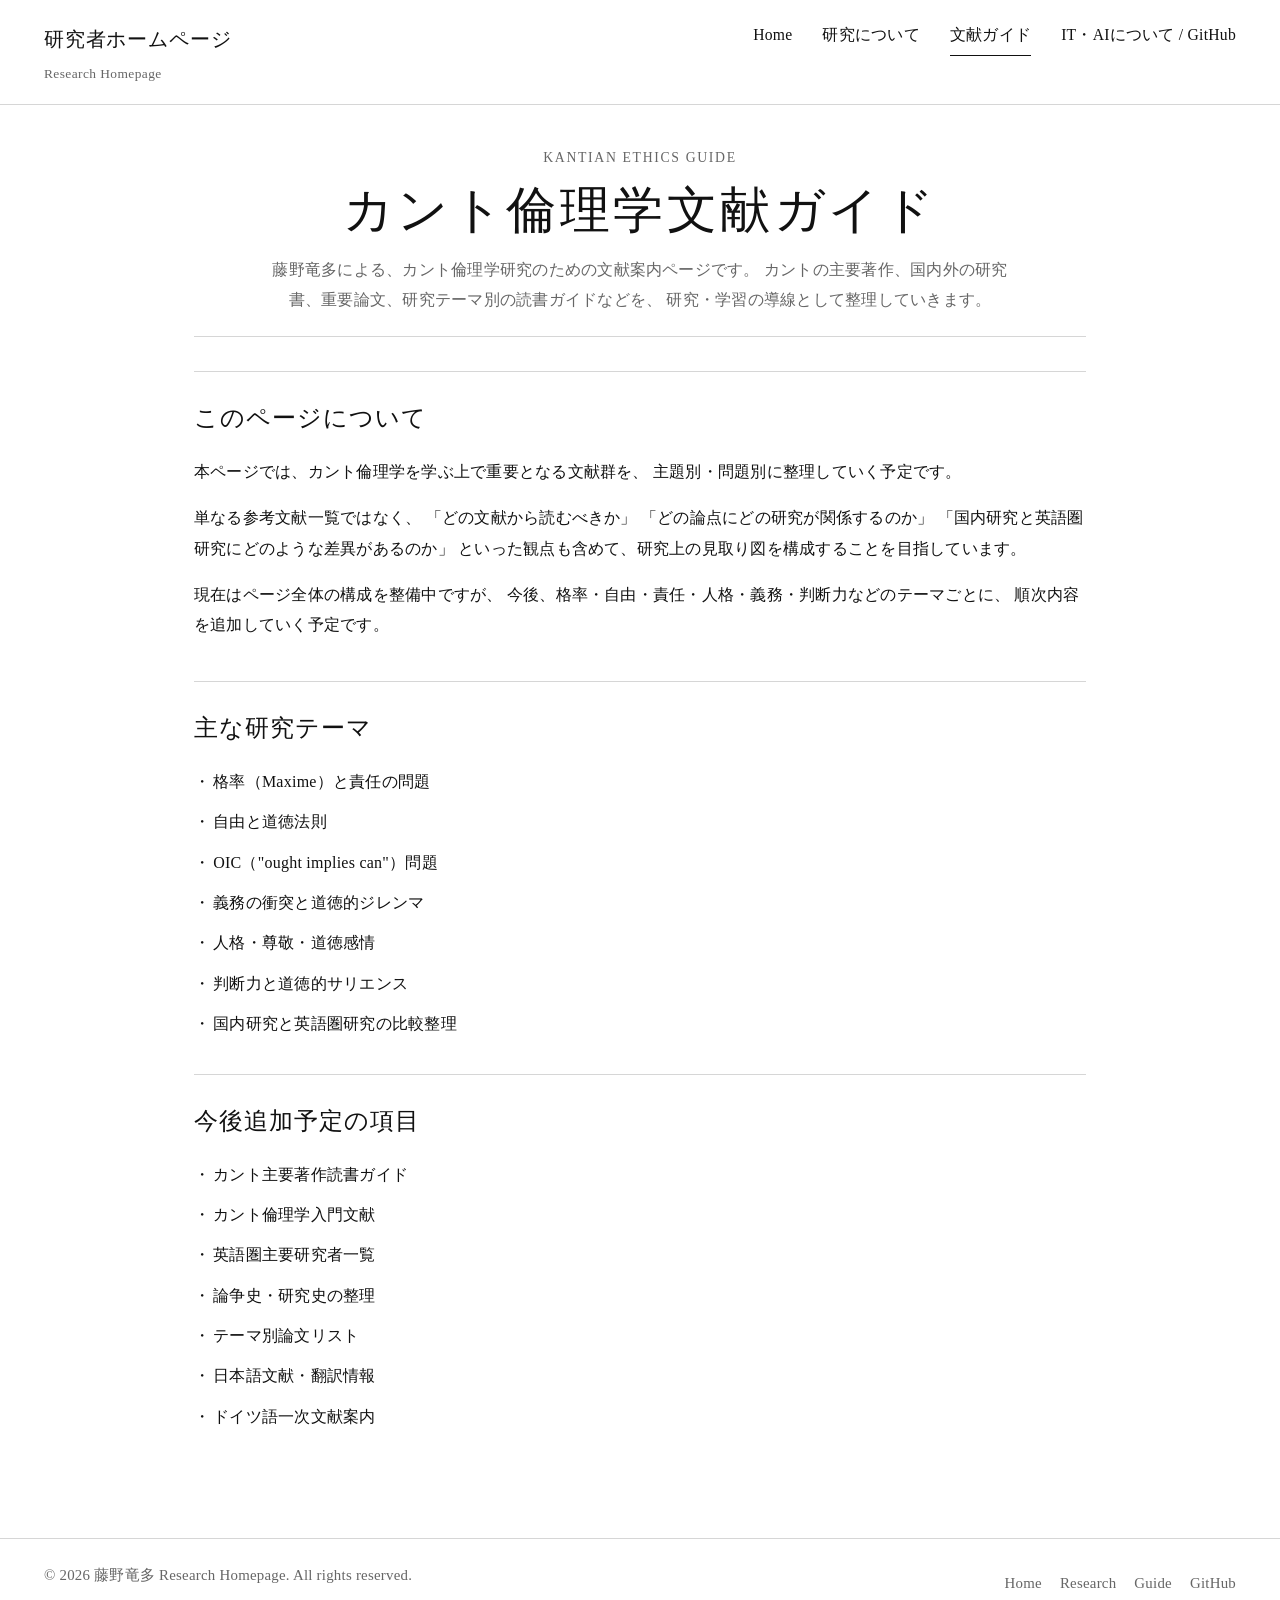
<file: guide.html>
<!DOCTYPE html>
<html lang="ja">
<head>
  <meta charset="UTF-8" />
  <meta name="viewport" content="width=device-width, initial-scale=1.0" />

  <title>カント倫理学文献ガイド | 研究者ホームページ</title>

  <meta
    name="description"
    content="藤野竜多によるカント倫理学文献ガイド。カント倫理学に関する主要文献・研究書・論文・読書案内を整理する研究者ホームページです。"
  />

  <meta
    name="keywords"
    content="藤野竜多, カント, カント倫理学, 倫理学, 哲学, 文献ガイド, Kant, Kantian Ethics"
  />

  <meta name="author" content="藤野竜多" />

  <link rel="stylesheet" href="styles.css" />

  <!-- Google Analytics -->
  <script async src="https://www.googletagmanager.com/gtag/js?id=G-SEZFT90VPD"></script>
  <script>
    window.dataLayer = window.dataLayer || [];
    function gtag(){dataLayer.push(arguments);}
    gtag('js', new Date());

    gtag('config', 'G-SEZFT90VPD');
  </script>
</head>

<body>

  <header class="site-header">
    <div class="nav">

      <a class="brand" href="index.html">
        <span class="brand-ja">研究者ホームページ</span>
        <span class="brand-en">Research Homepage</span>
      </a>

      <nav class="nav-links">
        <a href="index.html">Home</a>
        <a href="research.html">研究について</a>
        <a href="guide.html" class="active">文献ガイド</a>
        <a href="it.html">IT・AIについて / GitHub</a>
      </nav>

    </div>
  </header>

  <main class="page-wrap page-narrow">

    <section class="page-hero">

      <p class="eyebrow">Kantian Ethics Guide</p>

      <h1>カント倫理学文献ガイド</h1>

      <p class="page-intro">
        藤野竜多による、カント倫理学研究のための文献案内ページです。
        カントの主要著作、国内外の研究書、重要論文、研究テーマ別の読書ガイドなどを、
        研究・学習の導線として整理していきます。
      </p>

    </section>

    <section class="content-section">

      <h2>このページについて</h2>

      <p>
        本ページでは、カント倫理学を学ぶ上で重要となる文献群を、
        主題別・問題別に整理していく予定です。
      </p>

      <p>
        単なる参考文献一覧ではなく、
        「どの文献から読むべきか」
        「どの論点にどの研究が関係するのか」
        「国内研究と英語圏研究にどのような差異があるのか」
        といった観点も含めて、研究上の見取り図を構成することを目指しています。
      </p>

      <p>
        現在はページ全体の構成を整備中ですが、
        今後、格率・自由・責任・人格・義務・判断力などのテーマごとに、
        順次内容を追加していく予定です。
      </p>

    </section>

    <section class="content-section">

      <h2>主な研究テーマ</h2>

      <ul class="bullet-list">
        <li>格率（Maxime）と責任の問題</li>
        <li>自由と道徳法則</li>
        <li>OIC（"ought implies can"）問題</li>
        <li>義務の衝突と道徳的ジレンマ</li>
        <li>人格・尊敬・道徳感情</li>
        <li>判断力と道徳的サリエンス</li>
        <li>国内研究と英語圏研究の比較整理</li>
      </ul>

    </section>

    <section class="content-section">

      <h2>今後追加予定の項目</h2>

      <ul class="bullet-list">
        <li>カント主要著作読書ガイド</li>
        <li>カント倫理学入門文献</li>
        <li>英語圏主要研究者一覧</li>
        <li>論争史・研究史の整理</li>
        <li>テーマ別論文リスト</li>
        <li>日本語文献・翻訳情報</li>
        <li>ドイツ語一次文献案内</li>
      </ul>

    </section>

  </main>

  <footer class="site-footer">

    <div class="footer-inner">

      <p>
        © 2026 藤野竜多 Research Homepage. All rights reserved.
      </p>

      <div class="footer-links">
        <a href="index.html">Home</a>
        <a href="research.html">Research</a>
        <a href="guide.html">Guide</a>
        <a href="it.html">GitHub</a>
      </div>

    </div>

  </footer>

</body>
</html>
</file>
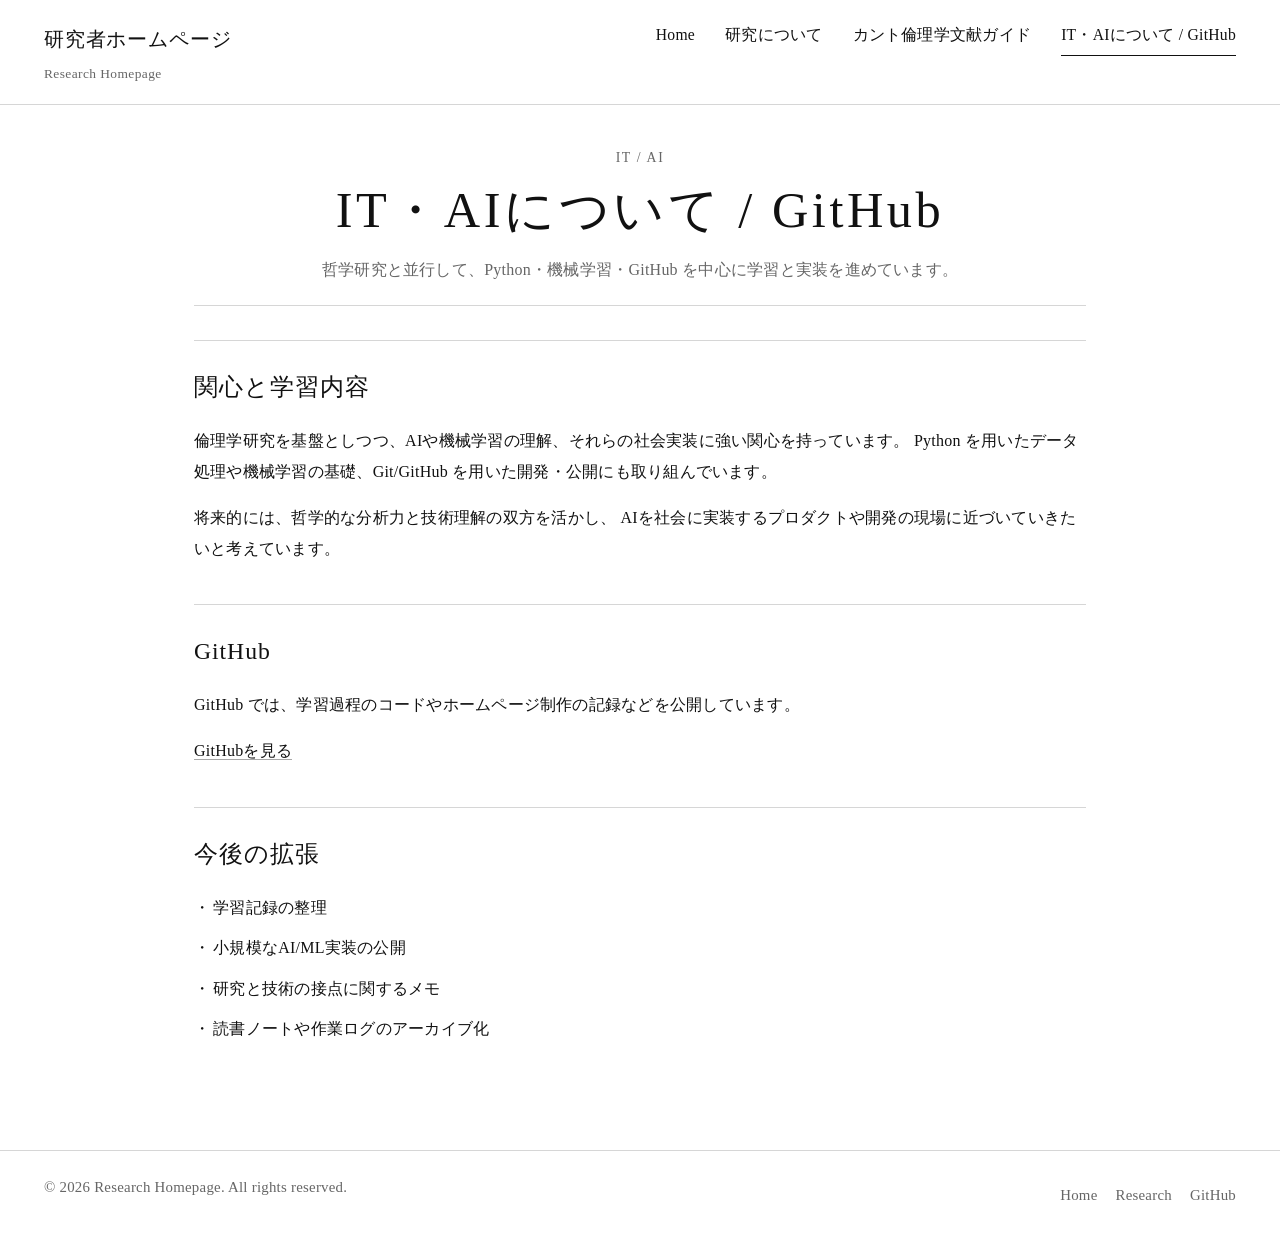
<file: it.html>
<!DOCTYPE html>
<html lang="ja">
<head>
  <meta charset="UTF-8" />
  <meta name="viewport" content="width=device-width, initial-scale=1.0" />
  <title>IT・AIについて / GitHub | 研究者ホームページ</title>
  <meta name="description" content="IT・AIへの関心、学習内容、GitHubへのリンクをまとめたページです。" />
  <link rel="stylesheet" href="styles.css" />
</head>
<body>
  <header class="site-header">
    <div class="nav">
      <a class="brand" href="index.html">
        <span class="brand-ja">研究者ホームページ</span>
        <span class="brand-en">Research Homepage</span>
      </a>

      <nav class="nav-links">
        <a href="index.html">Home</a>
        <a href="research.html">研究について</a>
        <a href="guide.html">カント倫理学文献ガイド</a>
        <a href="it.html" class="active">IT・AIについて / GitHub</a>
      </nav>
    </div>
  </header>

  <main class="page-wrap page-narrow">
    <section class="page-hero">
      <p class="eyebrow">IT / AI</p>
      <h1>IT・AIについて / GitHub</h1>
      <p class="page-intro">
        哲学研究と並行して、Python・機械学習・GitHub を中心に学習と実装を進めています。
      </p>
    </section>

    <section class="content-section">
      <h2>関心と学習内容</h2>
      <p>
        倫理学研究を基盤としつつ、AIや機械学習の理解、それらの社会実装に強い関心を持っています。
        Python を用いたデータ処理や機械学習の基礎、Git/GitHub を用いた開発・公開にも取り組んでいます。
      </p>
      <p>
        将来的には、哲学的な分析力と技術理解の双方を活かし、
        AIを社会に実装するプロダクトや開発の現場に近づいていきたいと考えています。
      </p>
    </section>

    <section class="content-section">
      <h2>GitHub</h2>
      <p>
        GitHub では、学習過程のコードやホームページ制作の記録などを公開しています。
      </p>
      <p>
        <a class="inline-link" href="https://github.com/fujisan-moon" target="_blank" rel="noopener noreferrer">
          GitHubを見る
        </a>
      </p>
    </section>

    <section class="content-section">
      <h2>今後の拡張</h2>
      <ul class="bullet-list">
        <li>学習記録の整理</li>
        <li>小規模なAI/ML実装の公開</li>
        <li>研究と技術の接点に関するメモ</li>
        <li>読書ノートや作業ログのアーカイブ化</li>
      </ul>
    </section>
  </main>

  <footer class="site-footer">
    <div class="footer-inner">
      <p>© 2026 Research Homepage. All rights reserved.</p>
      <div class="footer-links">
        <a href="index.html">Home</a>
        <a href="research.html">Research</a>
        <a href="it.html">GitHub</a>
      </div>
    </div>
  </footer>
</body>
</html>
</file>
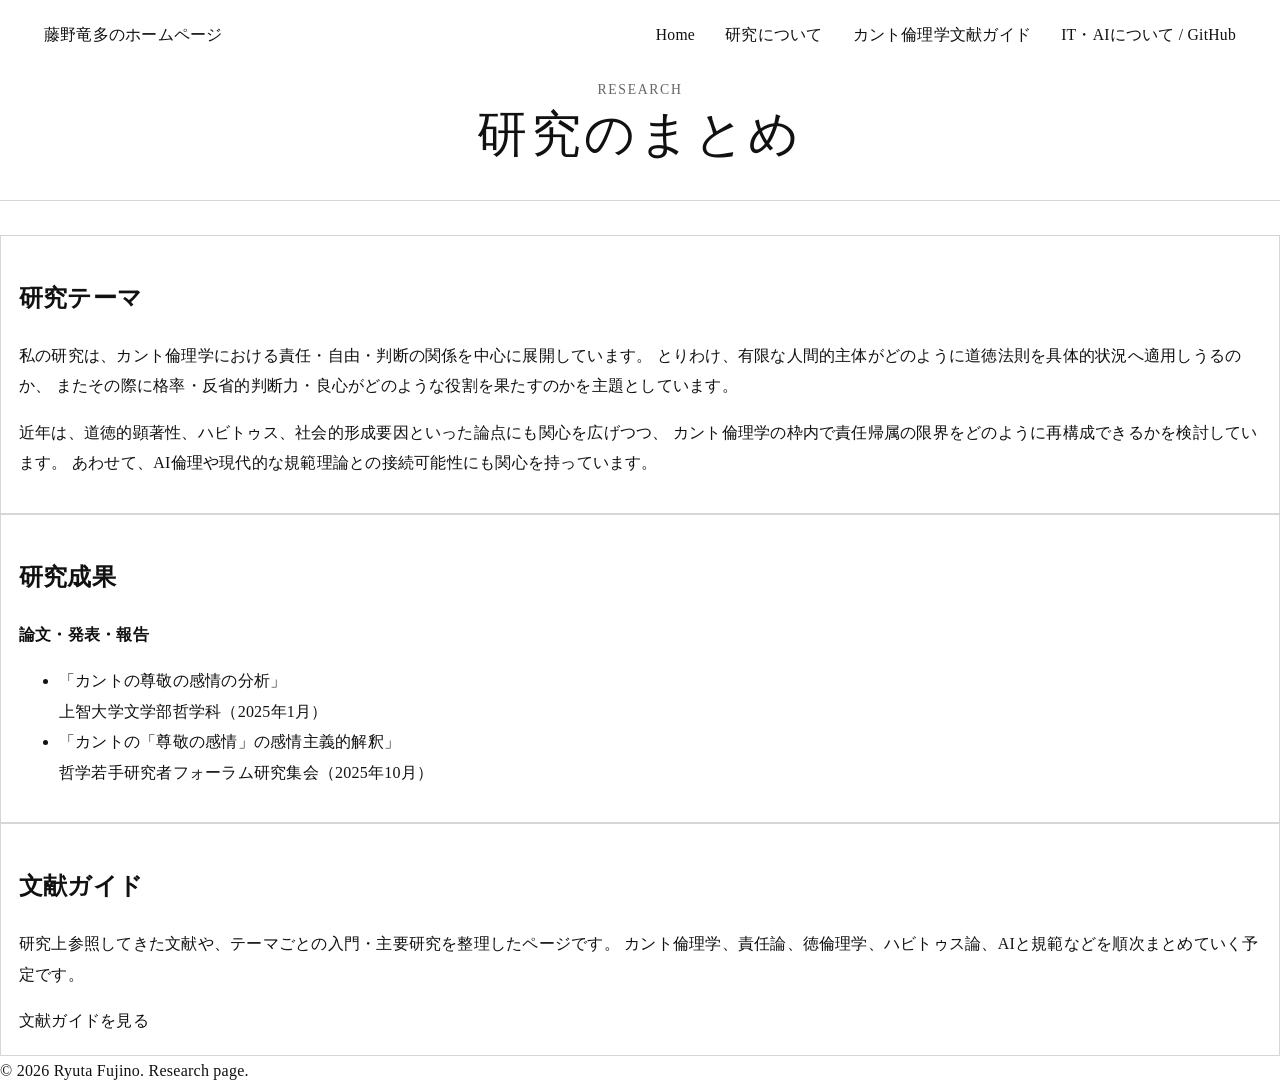
<file: research.html>
<!DOCTYPE html>
<html lang="ja">
<head>
  <meta charset="UTF-8" />
  <meta name="viewport" content="width=device-width, initial-scale=1.0" />
  <title>研究のまとめ | Research</title>
  <meta name="description" content="研究テーマと研究成果をまとめたページです。" />
  <link rel="stylesheet" href="styles.css" />
</head>
<body>
  <header>
    <div class="nav">
      <a class="brand" href="index.html">藤野竜多のホームページ</a>
      <nav class="nav-links">
        <a href="index.html">Home</a>
        <a href="research.html">研究について</a>
        <a href="guide.html">カント倫理学文献ガイド</a>
        <a href="it.html">IT・AIについて / GitHub</a>
      </nav>
    </div>
  </header>

  <main>
    <section class="page-hero page-hero-main compact-hero">
      <span class="eyebrow">Research</span>
      <h1>研究のまとめ</h1>
    </section>

    <section class="grid research-layout">
      <article class="card full-width">
        <h2 class="section-title">研究テーマ</h2>
        <p>
          私の研究は、カント倫理学における責任・自由・判断の関係を中心に展開しています。
          とりわけ、有限な人間的主体がどのように道徳法則を具体的状況へ適用しうるのか、
          またその際に格率・反省的判断力・良心がどのような役割を果たすのかを主題としています。
        </p>
        <p>
          近年は、道徳的顕著性、ハビトゥス、社会的形成要因といった論点にも関心を広げつつ、
          カント倫理学の枠内で責任帰属の限界をどのように再構成できるかを検討しています。
          あわせて、AI倫理や現代的な規範理論との接続可能性にも関心を持っています。
        </p>
      </article>

      <article class="card two-col">
        <h2 class="section-title">研究成果</h2>

        <div class="project">
          <strong>論文・発表・報告</strong>

          <ul class="publication-list">
            <li>
              「カントの尊敬の感情の分析」<br />
              上智大学文学部哲学科（2025年1月）
            </li>
            <li>
              「カントの「尊敬の感情」の感情主義的解釈」<br />
              哲学若手研究者フォーラム研究集会（2025年10月）
            </li>
          </ul>
        </div>
      </article>

      <article class="card two-col">
        <h2 class="section-title">文献ガイド</h2>
        <p>
          研究上参照してきた文献や、テーマごとの入門・主要研究を整理したページです。
          カント倫理学、責任論、徳倫理学、ハビトゥス論、AIと規範などを順次まとめていく予定です。
        </p>

        <div class="cta-row">
          <a class="button secondary" href="guide.html">文献ガイドを見る</a>
        </div>
      </article>
    </section>
  </main>

  <footer>
    © 2026 Ryuta Fujino. Research page.
  </footer>
</body>
</html>
</file>
<file: styles.css>
@charset "UTF-8";

:root {
  --bg: #ffffff;
  --surface: #ffffff;
  --line: #d6d6d6;
  --line-strong: #a8a8a8;
  --text: #111111;
  --muted: #666666;
  --max-width: 1240px;
  --narrow-width: 940px;
}

* {
  box-sizing: border-box;
}

html {
  scroll-behavior: smooth;
}

body {
  margin: 0;
  background: var(--bg);
  color: var(--text);
  font-family:
    "Hiragino Mincho ProN",
    "Yu Mincho",
    "YuMincho",
    "Noto Serif JP",
    "Times New Roman",
    serif;
  line-height: 1.9;
  letter-spacing: 0.015em;
}

img {
  display: block;
  max-width: 100%;
}

a {
  color: inherit;
  text-decoration: none;
}

p {
  margin: 0 0 1rem;
}

/* Header */
.site-header {
  background: #ffffff;
  border-bottom: 1px solid var(--line);
}

.nav {
  max-width: var(--max-width);
  margin: 0 auto;
  padding: 20px 24px 18px;
  display: flex;
  justify-content: space-between;
  align-items: flex-start;
  gap: 24px;
}

.brand {
  display: flex;
  flex-direction: column;
  gap: 2px;
  min-width: 210px;
}

.brand-ja {
  font-size: 1.28rem;
  font-weight: 500;
  letter-spacing: 0.04em;
}

.brand-en {
  font-size: 0.84rem;
  color: var(--muted);
  letter-spacing: 0.03em;
}

.nav-links {
  display: flex;
  flex-wrap: wrap;
  gap: 30px;
  justify-content: flex-end;
}

.nav-links a {
  position: relative;
  padding-bottom: 6px;
  font-size: 0.98rem;
}

.nav-links a::after {
  content: "";
  position: absolute;
  left: 0;
  bottom: 0;
  width: 100%;
  height: 1px;
  background: var(--text);
  transform: scaleX(0);
  transform-origin: center;
  transition: transform 0.18s ease;
}

.nav-links a:hover::after,
.nav-links a.active::after {
  transform: scaleX(1);
}

/* Layout */
.page-wrap {
  max-width: var(--max-width);
  margin: 0 auto;
  padding: 40px 24px 72px;
}

.page-narrow {
  max-width: var(--narrow-width);
}

.page-hero {
  text-align: center;
  margin-bottom: 34px;
  padding-bottom: 20px;
  border-bottom: 1px solid var(--line);
}

.page-hero h1 {
  margin: 0 0 14px;
  font-size: clamp(2rem, 4vw, 3.15rem);
  line-height: 1.22;
  letter-spacing: 0.07em;
  font-weight: 500;
}

.page-intro {
  max-width: 760px;
  margin: 0 auto;
  color: var(--muted);
}

.eyebrow {
  margin: 0 0 8px;
  color: var(--muted);
  font-size: 0.86rem;
  letter-spacing: 0.12em;
  text-transform: uppercase;
}

/* Hero */
.hero {
  border-bottom: 1px solid var(--line);
  padding-bottom: 34px;
  margin-bottom: 30px;
}

.hero-home {
  display: grid;
  grid-template-columns: 300px 1fr;
  gap: 54px;
  align-items: start;
}

.hero-photo {
  text-align: center;
}

.photo-card {
  width: 100%;
  max-width: 280px;
  margin: 0 auto;
  padding: 0;
  background: #ffffff;
  border: 1px solid var(--line);
}

.profile-img {
  width: 100%;
  aspect-ratio: 4 / 5;
  object-fit: cover;
  background: #f3f3f3;
}

.photo-caption {
  margin-top: 10px;
  color: var(--muted);
  font-size: 0.88rem;
}

.hero-main h1 {
  margin: 0 0 22px;
  font-size: clamp(2.2rem, 4.5vw, 3.9rem);
  line-height: 1.25;
  letter-spacing: 0.08em;
  font-weight: 500;
}

.lead {
  max-width: 760px;
  font-size: 1.03rem;
}

.hero-meta {
  margin-top: 28px;
  padding-top: 18px;
  border-top: 1px solid var(--line);
  display: grid;
  gap: 12px;
}

.meta-item {
  display: grid;
  grid-template-columns: 92px 1fr;
  gap: 12px;
}

.meta-label {
  color: var(--muted);
}

.meta-value {
  color: var(--text);
}

/* Cards */
.cards {
  display: grid;
  gap: 22px;
}

.cards-3 {
  grid-template-columns: repeat(3, minmax(0, 1fr));
}

.card {
  background: #ffffff;
  border: 1px solid var(--line);
  padding: 20px 18px 18px;
}

.card-head {
  display: flex;
  justify-content: space-between;
  align-items: baseline;
  gap: 12px;
  margin-bottom: 16px;
  padding-bottom: 10px;
  border-bottom: 1px solid var(--line);
}

.card-head h2 {
  margin: 0;
  font-size: 1.38rem;
  letter-spacing: 0.04em;
  font-weight: 500;
}

.card-head a {
  color: var(--muted);
  font-size: 0.92rem;
}

.card-head a:hover {
  color: var(--text);
}

.card-link {
  margin-top: 14px;
}

.card-link a,
.inline-link {
  border-bottom: 1px solid var(--line-strong);
}

.card-link a:hover,
.inline-link:hover {
  opacity: 0.72;
}

/* Content sections */
.content-section {
  background: #ffffff;
  border-top: 1px solid var(--line);
  padding: 24px 0;
  margin-bottom: 0;
}

.content-section h2 {
  margin: 0 0 16px;
  font-size: 1.48rem;
  letter-spacing: 0.04em;
  font-weight: 500;
}

/* Lists */
.simple-list,
.bullet-list {
  margin: 0;
  padding: 0;
  list-style: none;
}

.simple-list li {
  display: grid;
  grid-template-columns: 86px 1fr;
  gap: 14px;
  padding: 10px 0;
  border-bottom: 1px solid #ececec;
}

.simple-list li:last-child {
  border-bottom: none;
}

.list-date {
  color: var(--muted);
  font-size: 0.95rem;
  white-space: nowrap;
}

.list-body {
  color: var(--text);
}

.bullet-list li {
  position: relative;
  padding-left: 1.2em;
  margin-bottom: 10px;
}

.bullet-list li::before {
  content: "・";
  position: absolute;
  left: 0;
  color: var(--text);
}

/* Footer */
.site-footer {
  border-top: 1px solid var(--line);
  background: #ffffff;
}

.footer-inner {
  max-width: var(--max-width);
  margin: 0 auto;
  padding: 22px 24px;
  display: flex;
  justify-content: space-between;
  align-items: center;
  gap: 16px;
  color: var(--muted);
  font-size: 0.93rem;
}

.footer-links {
  display: flex;
  flex-wrap: wrap;
  gap: 18px;
}

.footer-links a:hover {
  color: var(--text);
}

/* Responsive */
@media (max-width: 1024px) {
  .hero-home {
    grid-template-columns: 260px 1fr;
    gap: 34px;
  }

  .cards-3 {
    grid-template-columns: 1fr;
  }
}

@media (max-width: 760px) {
  .nav {
    flex-direction: column;
    align-items: flex-start;
  }

  .nav-links {
    justify-content: flex-start;
    gap: 18px;
  }

  .page-wrap {
    padding: 28px 16px 56px;
  }

  .hero-home {
    grid-template-columns: 1fr;
    gap: 24px;
  }

  .hero-main h1,
  .page-hero h1 {
    letter-spacing: 0.05em;
  }

  .meta-item,
  .simple-list li {
    grid-template-columns: 1fr;
    gap: 4px;
  }

  .footer-inner {
    flex-direction: column;
    align-items: flex-start;
  }

  .card {
    padding: 18px 16px;
  }
}
</file>
